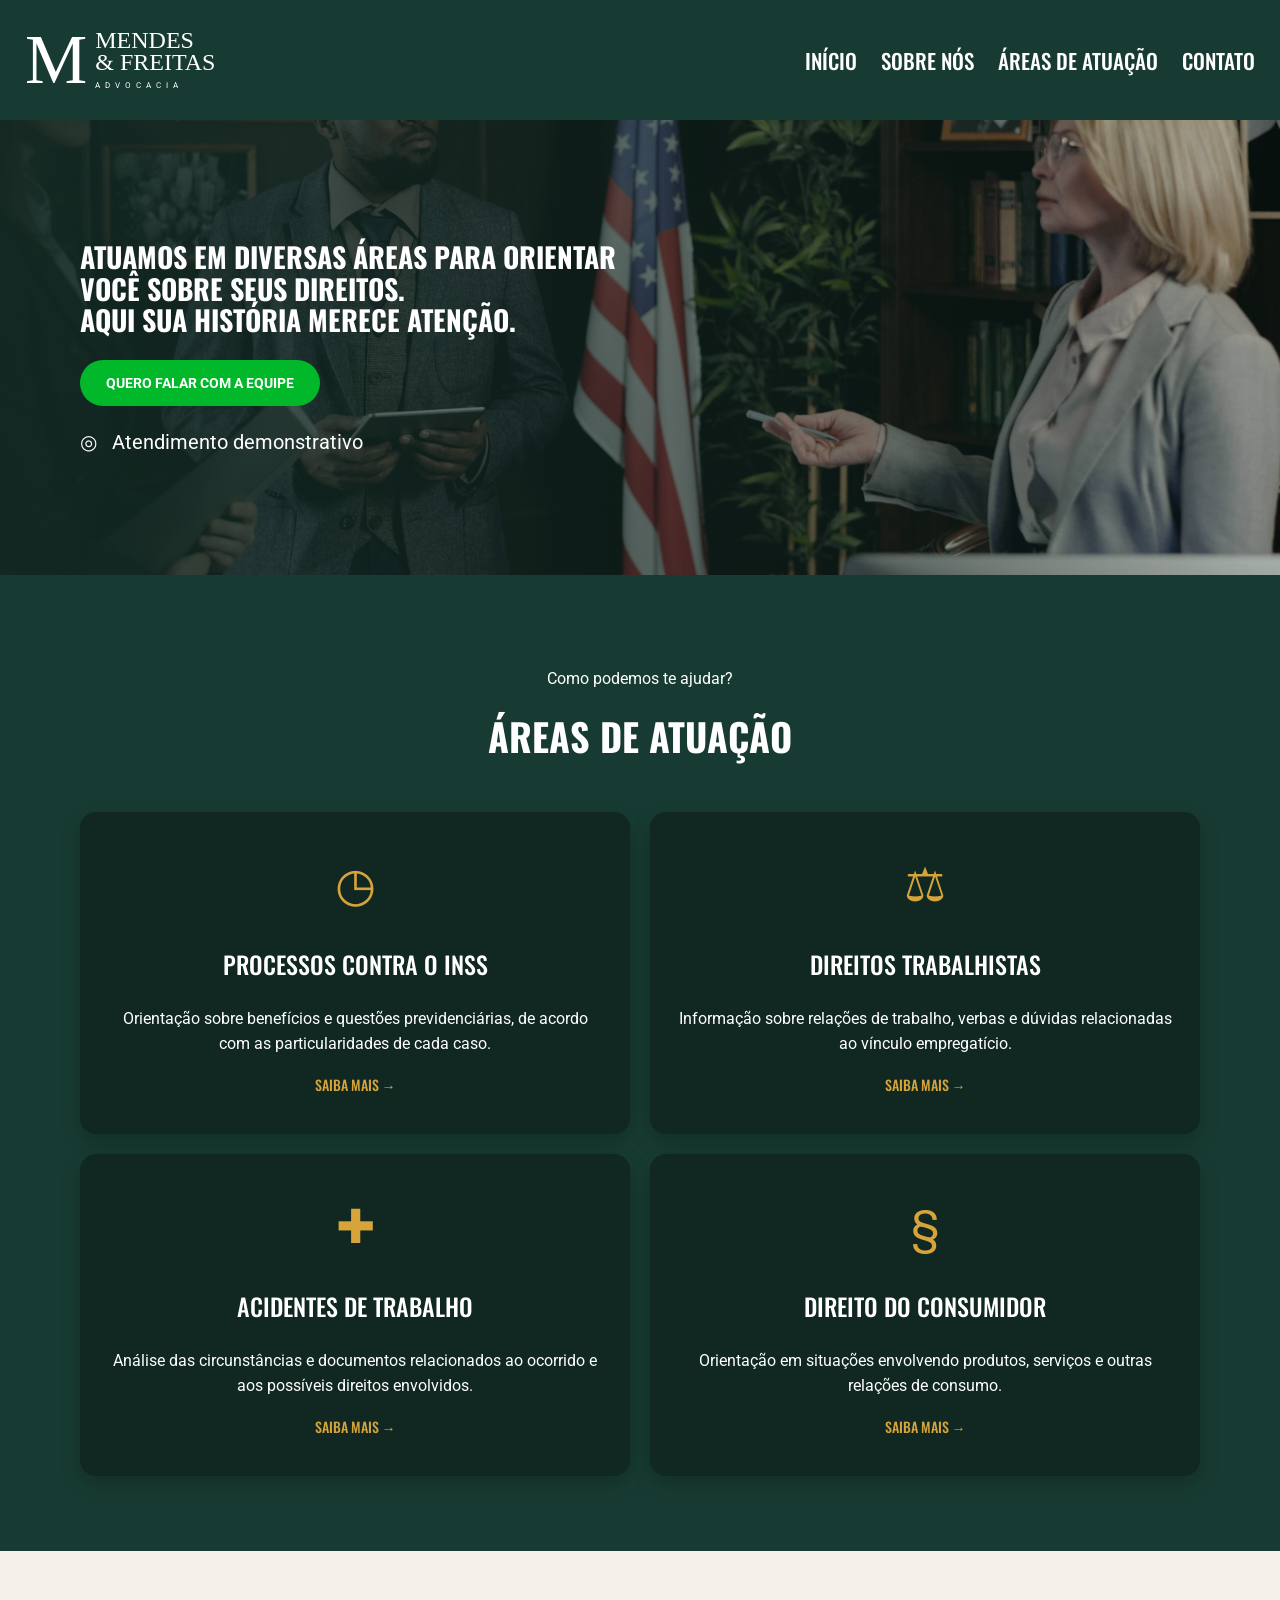
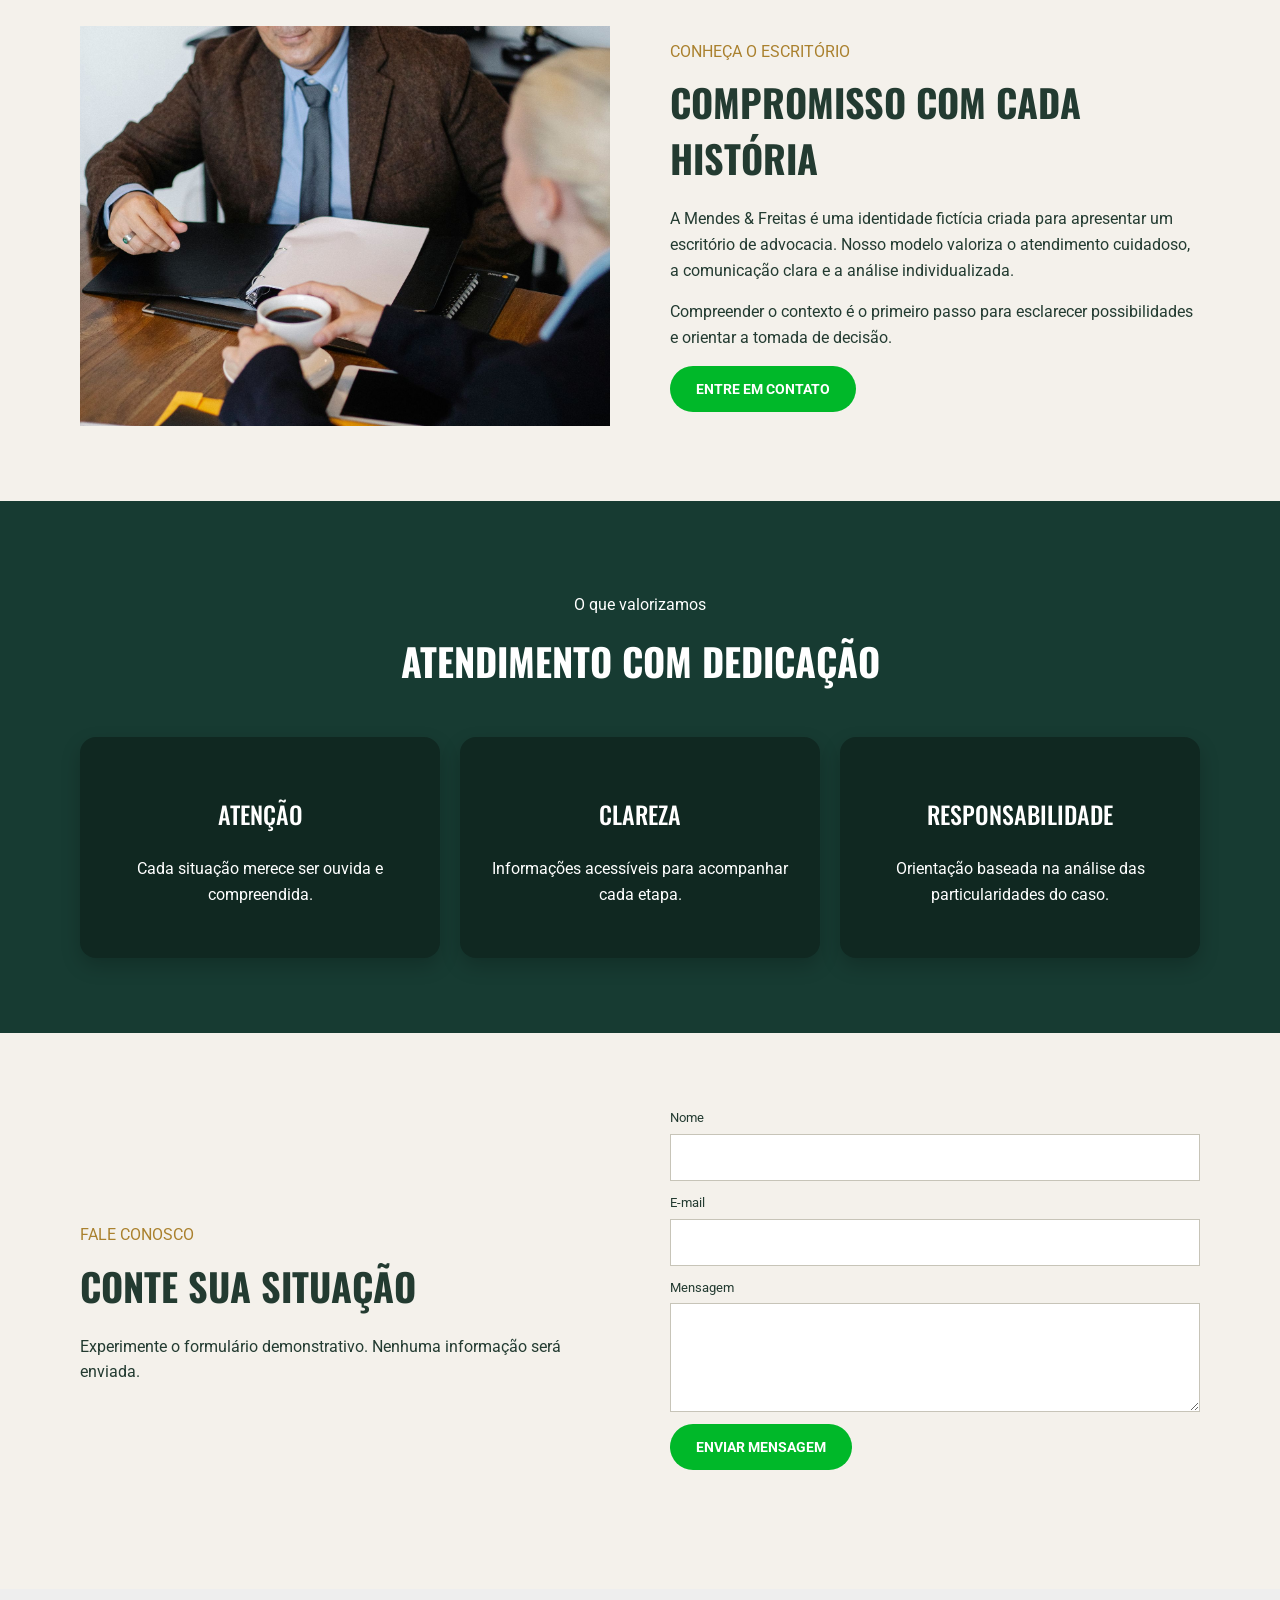
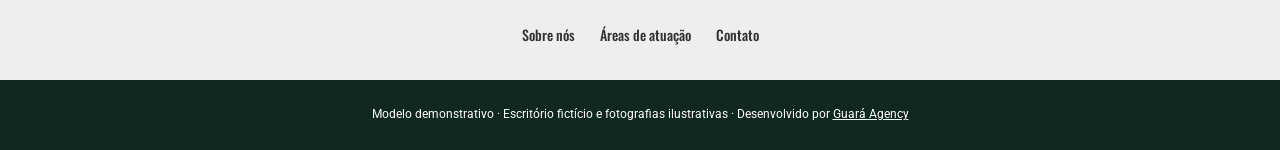
<file: index.html>
<!doctype html><html lang="pt-BR"><head><meta charset="utf-8"><meta name="viewport" content="width=device-width,initial-scale=1"><title>Mendes &amp; Freitas | Advocacia</title><link href="https://fonts.googleapis.com/css2?family=Oswald:wght@400;500;600;700&family=Roboto:wght@400;500;700&display=swap" rel="stylesheet"><link rel="stylesheet" href="style.css"><script defer src="app.js"></script></head><body><header><div class="nav"><a href="#inicio" class="logo"><b>M</b><span>MENDES<br>&amp; FREITAS<small>ADVOCACIA</small></span></a><button class="menu" aria-expanded="false" aria-controls="links" aria-label="Abrir menu">☰</button><nav id="links"><a href="#inicio">INÍCIO</a><a href="#sobre">SOBRE NÓS</a><a href="#atuacao">ÁREAS DE ATUAÇÃO</a><a href="#contato">CONTATO</a></nav></div></header><main id="inicio"><section class="hero"><div class="wrap"><h1>ATUAMOS EM DIVERSAS ÁREAS PARA ORIENTAR VOCÊ SOBRE SEUS DIREITOS.<br>AQUI SUA HISTÓRIA MERECE ATENÇÃO.</h1><a class="btn" href="#contato">QUERO FALAR COM A EQUIPE</a><p>◎ &nbsp; Atendimento demonstrativo</p></div></section><section class="section practices" id="atuacao"><div class="wrap center"><p>Como podemos te ajudar?</p><h2>ÁREAS DE ATUAÇÃO</h2><div class="cards"><article><span>◷</span><h3>PROCESSOS CONTRA O INSS</h3><p>Orientação sobre benefícios e questões previdenciárias, de acordo com as particularidades de cada caso.</p><a href="#contato">SAIBA MAIS →</a></article><article><span>⚖</span><h3>DIREITOS TRABALHISTAS</h3><p>Informação sobre relações de trabalho, verbas e dúvidas relacionadas ao vínculo empregatício.</p><a href="#contato">SAIBA MAIS →</a></article><article><span>✚</span><h3>ACIDENTES DE TRABALHO</h3><p>Análise das circunstâncias e documentos relacionados ao ocorrido e aos possíveis direitos envolvidos.</p><a href="#contato">SAIBA MAIS →</a></article><article><span>§</span><h3>DIREITO DO CONSUMIDOR</h3><p>Orientação em situações envolvendo produtos, serviços e outras relações de consumo.</p><a href="#contato">SAIBA MAIS →</a></article></div></div></section><section id="sobre" class="section light"><div class="wrap split"><img src="assets/5668475.jpg" alt="Profissionais reunidos, fotografia ilustrativa"><div><span>CONHEÇA O ESCRITÓRIO</span><h2>COMPROMISSO COM CADA HISTÓRIA</h2><p>A Mendes &amp; Freitas é uma identidade fictícia criada para apresentar um escritório de advocacia. Nosso modelo valoriza o atendimento cuidadoso, a comunicação clara e a análise individualizada.</p><p>Compreender o contexto é o primeiro passo para esclarecer possibilidades e orientar a tomada de decisão.</p><a class="btn" href="#contato">ENTRE EM CONTATO</a></div></div></section><section class="section practices center"><div class="wrap"><p>O que valorizamos</p><h2>ATENDIMENTO COM DEDICAÇÃO</h2><div class="cards three"><article><h3>ATENÇÃO</h3><p>Cada situação merece ser ouvida e compreendida.</p></article><article><h3>CLAREZA</h3><p>Informações acessíveis para acompanhar cada etapa.</p></article><article><h3>RESPONSABILIDADE</h3><p>Orientação baseada na análise das particularidades do caso.</p></article></div></div></section><section class="section light" id="contato"><div class="wrap split"><div><span>FALE CONOSCO</span><h2>CONTE SUA SITUAÇÃO</h2><p>Experimente o formulário demonstrativo. Nenhuma informação será enviada.</p></div><form><label>Nome<input name="nome" required></label><label>E-mail<input name="email" type="email" required></label><label>Mensagem<textarea rows="4" required></textarea></label><button class="btn">ENVIAR MENSAGEM</button><p id="result" role="status"></p></form></div></section><nav class="internal-links" aria-label="Páginas do modelo"><a href="sobre/">Sobre nós</a><a href="areas/">Áreas de atuação</a><a href="contato/">Contato</a></nav></main><footer>Modelo demonstrativo · Escritório fictício e fotografias ilustrativas · Desenvolvido por <a href="https://guaraagency.com.br/">Guará Agency</a></footer></body></html>
</file>
<file: style.css>
:root{--green:#173b32;--dark:#102821;--gold:#d6a43b}*{box-sizing:border-box}html{scroll-behavior:smooth}body{margin:0;font:400 16px/1.6 Roboto,sans-serif;color:white;background:var(--green)}a{color:inherit;text-decoration:none}.wrap{width:min(1120px,calc(100% - 44px));margin:auto}.nav{height:120px;padding:0 25px;display:flex;align-items:center;justify-content:space-between}.logo{display:flex;align-items:center;gap:8px;font:24px/.9 Georgia}.logo b{font:70px Georgia}.logo small{display:block;font:8px Roboto;letter-spacing:5px;margin-top:8px}nav{display:flex;gap:24px;font:500 21px Oswald}nav a:hover{color:#29df52}.menu{display:none}.hero{height:455px;display:flex;align-items:center;background:linear-gradient(90deg,#142b25e8,#142b2555),url('assets/4427505.jpg') center/cover}.hero h1{font:700 28px/1.14 Oswald;max-width:540px}.hero p{font-size:20px;max-width:300px}.btn{display:inline-block;background:#00b829;color:#fff;border:0;border-radius:30px;padding:15px 26px;font:700 14px Roboto;cursor:pointer}.section{padding:75px 0}.center{text-align:center}.section h2{font:700 38px Oswald;margin:10px 0 48px}.cards{display:grid;grid-template-columns:1fr 1fr;gap:20px}.cards article{background:var(--dark);padding:35px 28px;border-radius:16px;box-shadow:0 8px 20px #0003}.cards span{color:var(--gold);font-size:47px}.cards h3{font:500 24px Oswald}.cards a{color:var(--gold);font:500 14px Oswald}.light{background:#f4f1eb;color:#233b31}.light span{color:#aa812e}.split{display:grid;grid-template-columns:1fr 1fr;gap:60px;align-items:center}.split h2{margin-bottom:20px}.split img{width:100%;height:400px;object-fit:cover}.cards.three{grid-template-columns:repeat(3,1fr)}form{display:grid;gap:12px}label{display:grid;gap:5px;font-size:13px}input,textarea{padding:12px;font:inherit;border:1px solid #c7c4b8}form .btn{width:max-content}footer{text-align:center;background:#102820;padding:25px;font-size:12px}footer a{text-decoration:underline}@media(max-width:760px){.nav{height:85px}.logo{font-size:18px}.logo b{font-size:48px}.menu{display:block;background:none;border:0;color:white;font-size:25px}nav{display:none;position:absolute;top:85px;left:0;right:0;z-index:3;background:#173b32;padding:20px;flex-direction:column;gap:14px}nav.open{display:flex}.hero{height:480px;background-position:65% center}.hero h1{font-size:25px}.cards,.cards.three,.split{grid-template-columns:1fr}.section{padding:60px 0}.split{gap:25px}.split img{height:280px}}@media(prefers-reduced-motion:reduce){html{scroll-behavior:auto}}

.internal-hero{background:#263442;color:#fff;padding:95px 0;text-align:center}.internal-hero h1{font-size:42px;margin:5px}.internal-hero p{font-size:11px;letter-spacing:2px}.internal-copy{padding:70px 0;max-width:850px;min-height:350px}.internal-copy h2{font-size:30px}.internal-copy p{font-size:16px}.internal-action{display:inline-block;padding:12px 20px;background:#896f48;color:white;margin-top:15px}.internal-links{display:flex;flex-wrap:wrap;justify-content:center;gap:25px;padding:35px;background:#eee;color:#333;font-size:14px}
</file>
